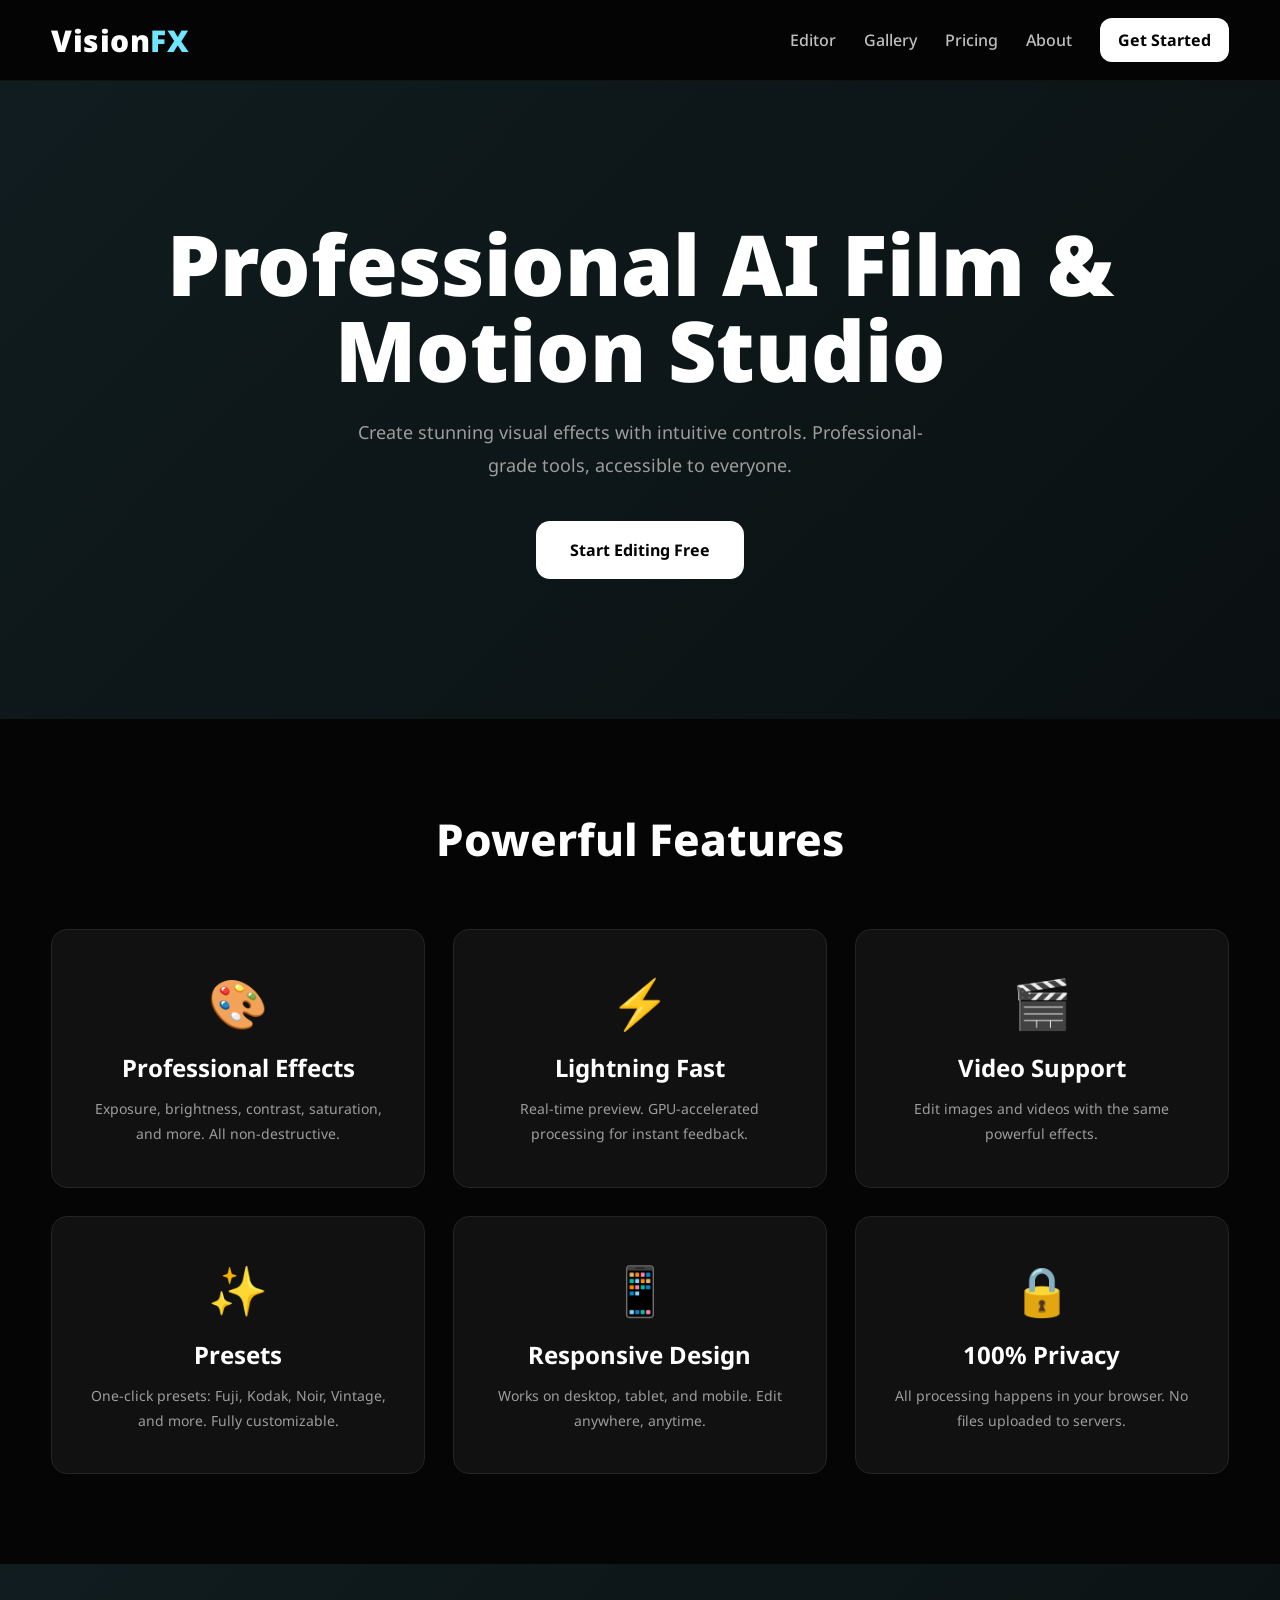
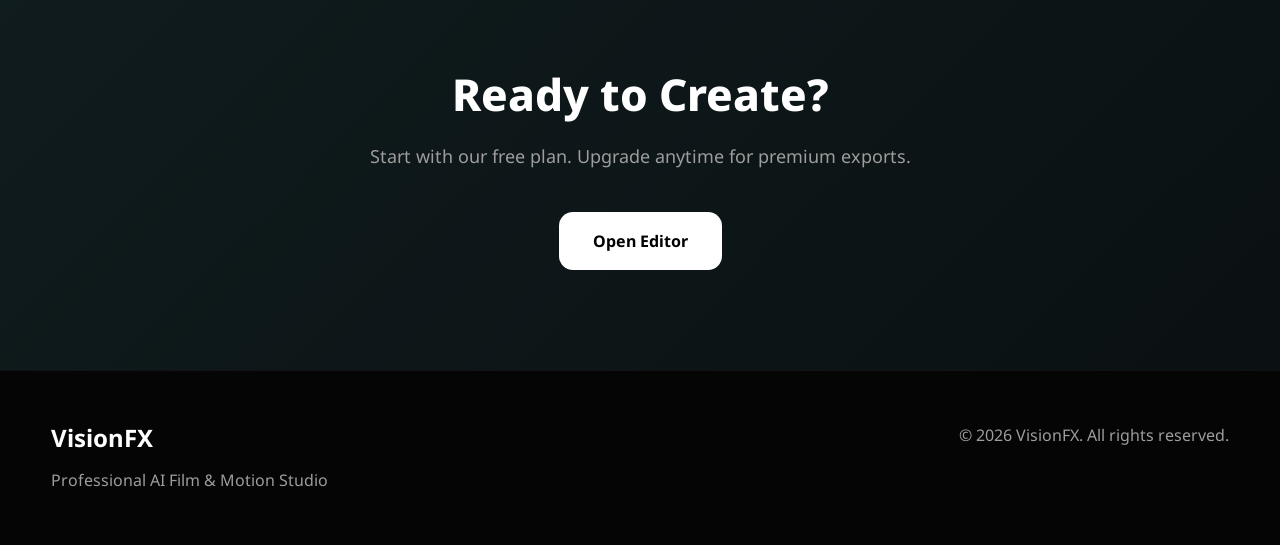
<file: index.html>
<!DOCTYPE html>
<html lang="en">
<head>
    <meta charset="UTF-8">
    <meta name="viewport" content="width=device-width, initial-scale=1.0">
    <title>VisionFX - Professional AI Film & Motion Studio</title>
    <link rel="stylesheet" href="css/main.css">
    <link rel="stylesheet" href="css/home.css">
</head>
<body>
    <header>
        <div class="container">
            <div class="logo">Vision<span>FX</span></div>
            <nav>
                <a href="editor.html">Editor</a>
                <a href="gallery.html">Gallery</a>
                <a href="pricing.html">Pricing</a>
                <a href="about.html">About</a>
                <a class="btn-small" href="editor.html">Get Started</a>
            </nav>
        </div>
    </header>

    <section class="hero">
        <div class="container">
            <h1>Professional AI Film & Motion Studio</h1>
            <p>Create stunning visual effects with intuitive controls. Professional-grade tools, accessible to everyone.</p>
            <a href="editor.html" class="primary">Start Editing Free</a>
        </div>
    </section>

    <section class="features">
        <div class="container">
            <h2>Powerful Features</h2>
            <div class="grid features-grid">
                <div class="feature-card">
                    <div class="feature-icon">🎨</div>
                    <h3>Professional Effects</h3>
                    <p>Exposure, brightness, contrast, saturation, and more. All non-destructive.</p>
                </div>
                <div class="feature-card">
                    <div class="feature-icon">⚡</div>
                    <h3>Lightning Fast</h3>
                    <p>Real-time preview. GPU-accelerated processing for instant feedback.</p>
                </div>
                <div class="feature-card">
                    <div class="feature-icon">🎬</div>
                    <h3>Video Support</h3>
                    <p>Edit images and videos with the same powerful effects.</p>
                </div>
                <div class="feature-card">
                    <div class="feature-icon">✨</div>
                    <h3>Presets</h3>
                    <p>One-click presets: Fuji, Kodak, Noir, Vintage, and more. Fully customizable.</p>
                </div>
                <div class="feature-card">
                    <div class="feature-icon">📱</div>
                    <h3>Responsive Design</h3>
                    <p>Works on desktop, tablet, and mobile. Edit anywhere, anytime.</p>
                </div>
                <div class="feature-card">
                    <div class="feature-icon">🔒</div>
                    <h3>100% Privacy</h3>
                    <p>All processing happens in your browser. No files uploaded to servers.</p>
                </div>
            </div>
        </div>
    </section>

    <section class="cta">
        <div class="container">
            <h2>Ready to Create?</h2>
            <p>Start with our free plan. Upgrade anytime for premium exports.</p>
            <a href="editor.html" class="primary">Open Editor</a>
        </div>
    </section>

    <footer>
        <div class="container footer">
            <div>
                <h3>VisionFX</h3>
                <p>Professional AI Film & Motion Studio</p>
            </div>
            <div>
                <p>&copy; 2026 VisionFX. All rights reserved.</p>
            </div>
        </div>
    </footer>
</body>
</html>
</file>
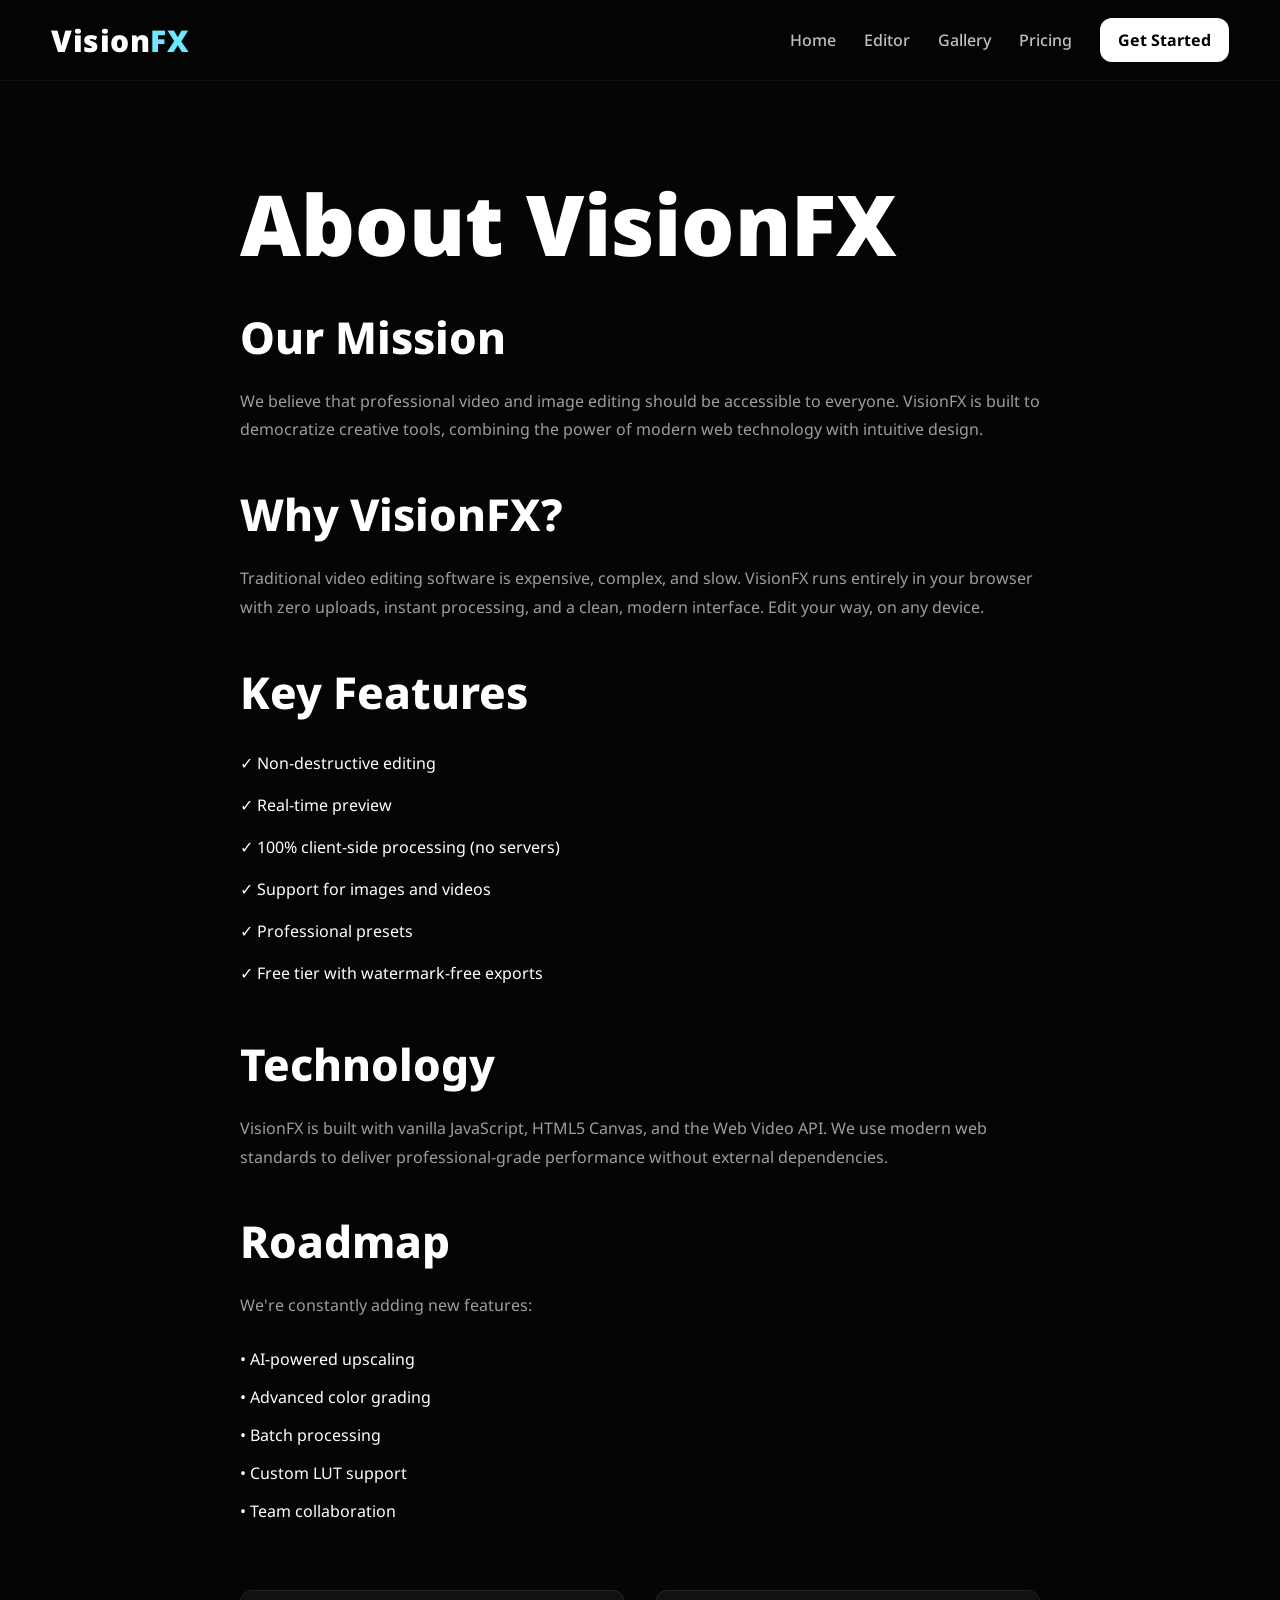
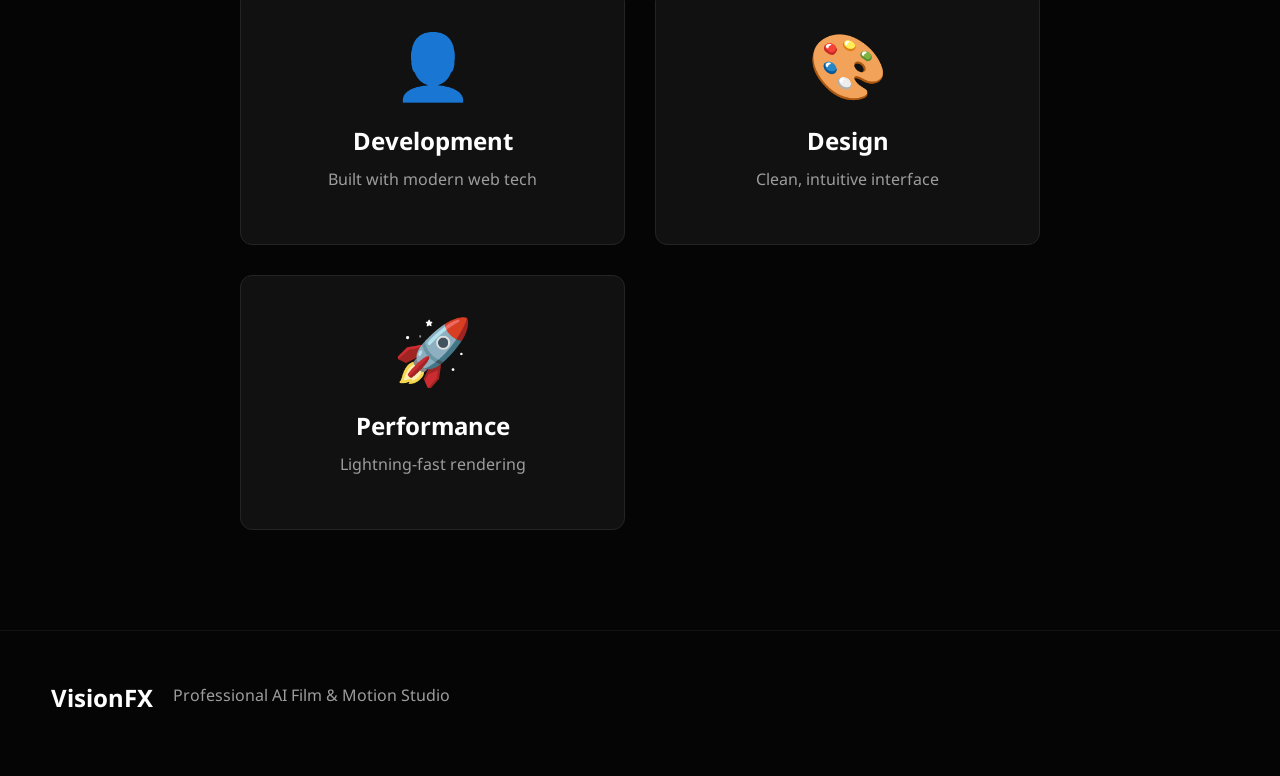
<file: about.html>
<!DOCTYPE html>
<html lang="en">
<head>
    <meta charset="UTF-8">
    <meta name="viewport" content="width=device-width, initial-scale=1.0">
    <title>About - VisionFX</title>
    <link rel="stylesheet" href="css/main.css">
    <style>
        .about-section { padding: 100px 0; }
        .about-content {
            max-width: 800px;
            margin: 0 auto;
        }
        .about-content h2 {
            margin-top: 40px;
        }
        .about-content p {
            margin-bottom: 20px;
            font-size: 16px;
        }
        .team-grid {
            display: grid;
            grid-template-columns: repeat(auto-fit, minmax(250px, 1fr));
            gap: 30px;
            margin-top: 60px;
        }
        .team-member {
            text-align: center;
            padding: 30px;
            background: var(--card);
            border-radius: 12px;
            border: 1px solid var(--border);
        }
        .team-member-avatar {
            font-size: 64px;
            margin-bottom: 16px;
        }
        .team-member h3 { margin-bottom: 8px; }
    </style>
</head>
<body>
    <header>
        <div class="container">
            <div class="logo">Vision<span>FX</span></div>
            <nav>
                <a href="index.html">Home</a>
                <a href="editor.html">Editor</a>
                <a href="gallery.html">Gallery</a>
                <a href="pricing.html">Pricing</a>
                <a class="btn-small" href="editor.html">Get Started</a>
            </nav>
        </div>
    </header>

    <section class="about-section">
        <div class="container">
            <div class="about-content">
                <h1>About VisionFX</h1>
                
                <h2>Our Mission</h2>
                <p>We believe that professional video and image editing should be accessible to everyone. VisionFX is built to democratize creative tools, combining the power of modern web technology with intuitive design.</p>

                <h2>Why VisionFX?</h2>
                <p>Traditional video editing software is expensive, complex, and slow. VisionFX runs entirely in your browser with zero uploads, instant processing, and a clean, modern interface. Edit your way, on any device.</p>

                <h2>Key Features</h2>
                <ul style="list-style: none; padding: 0;">
                    <li style="padding: 10px 0;">✓ Non-destructive editing</li>
                    <li style="padding: 10px 0;">✓ Real-time preview</li>
                    <li style="padding: 10px 0;">✓ 100% client-side processing (no servers)</li>
                    <li style="padding: 10px 0;">✓ Support for images and videos</li>
                    <li style="padding: 10px 0;">✓ Professional presets</li>
                    <li style="padding: 10px 0;">✓ Free tier with watermark-free exports</li>
                </ul>

                <h2>Technology</h2>
                <p>VisionFX is built with vanilla JavaScript, HTML5 Canvas, and the Web Video API. We use modern web standards to deliver professional-grade performance without external dependencies.</p>

                <h2>Roadmap</h2>
                <p>We're constantly adding new features:</p>
                <ul style="list-style: none; padding: 0;">
                    <li style="padding: 8px 0;">• AI-powered upscaling</li>
                    <li style="padding: 8px 0;">• Advanced color grading</li>
                    <li style="padding: 8px 0;">• Batch processing</li>
                    <li style="padding: 8px 0;">• Custom LUT support</li>
                    <li style="padding: 8px 0;">• Team collaboration</li>
                </ul>

                <div class="team-grid">
                    <div class="team-member">
                        <div class="team-member-avatar">👤</div>
                        <h3>Development</h3>
                        <p>Built with modern web tech</p>
                    </div>
                    <div class="team-member">
                        <div class="team-member-avatar">🎨</div>
                        <h3>Design</h3>
                        <p>Clean, intuitive interface</p>
                    </div>
                    <div class="team-member">
                        <div class="team-member-avatar">🚀</div>
                        <h3>Performance</h3>
                        <p>Lightning-fast rendering</p>
                    </div>
                </div>
            </div>
        </div>
    </section>

    <footer>
        <div class="container footer">
            <div>
                <h3>VisionFX</h3>
                <p>Professional AI Film & Motion Studio</p>
            </div>
        </div>
    </footer>
</body>
</html>
</file>
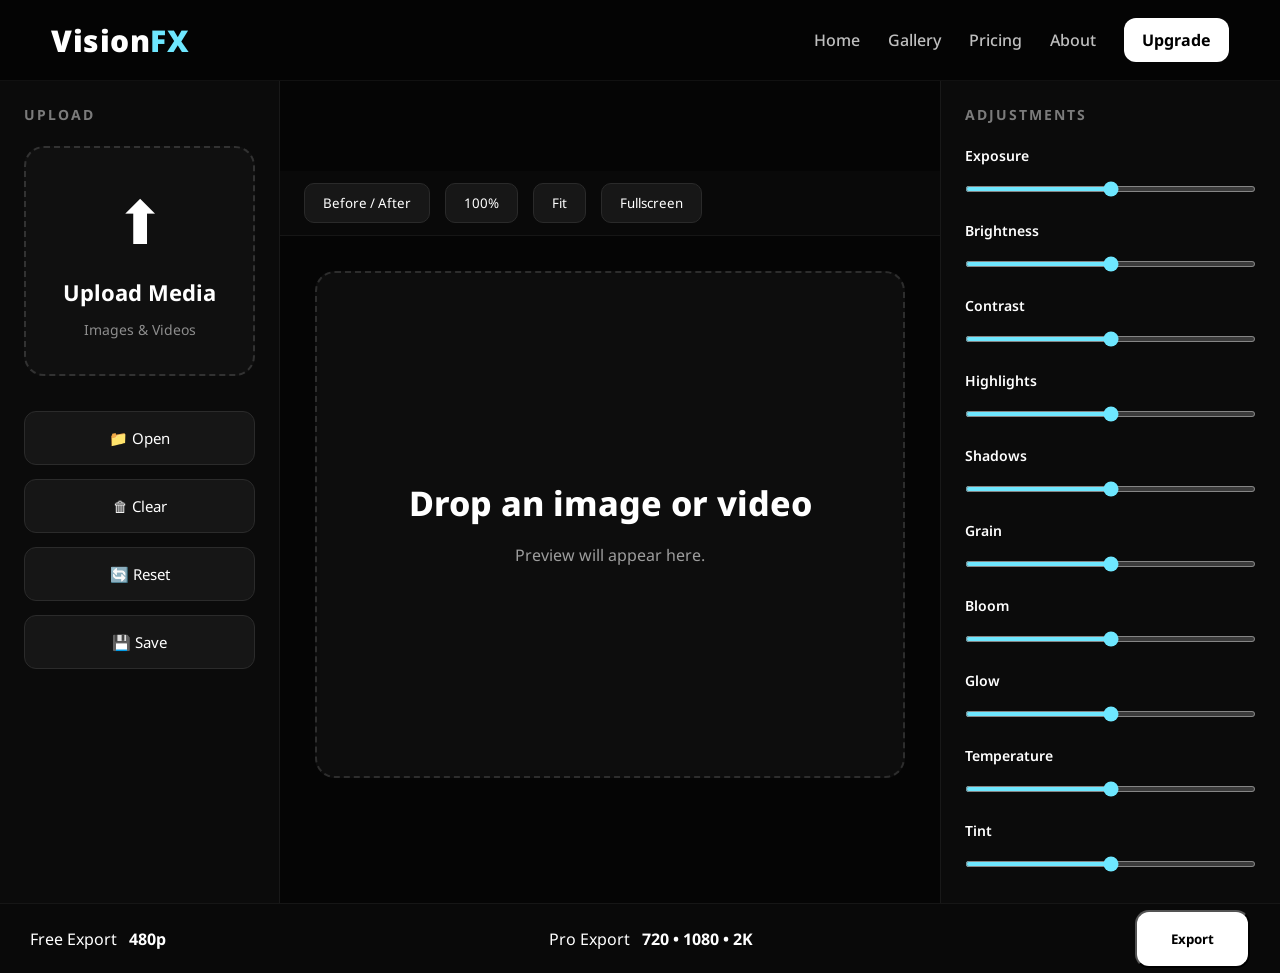
<file: editor.html>
<!DOCTYPE html>
<html lang="en">

<head>

<meta charset="UTF-8">
<meta name="viewport" content="width=device-width, initial-scale=1.0">

<title>VisionFX Editor</title>

<link rel="stylesheet" href="css/main.css">
<link rel="stylesheet" href="css/editor.css">

</head>

<body>

<header>

<div class="container">

<div class="logo">

Vision<span>FX</span>

</div>

<nav>

<a href="index.html">Home</a>
<a href="gallery.html">Gallery</a>
<a href="pricing.html">Pricing</a>
<a href="about.html">About</a>

<a class="btn-small" href="#">

Upgrade

</a>

</nav>

</div>

</header>

<main class="editor-layout">

<!-- LEFT -->

<aside class="left-panel">

<div class="panel-title">

Upload

</div>

<label class="upload-box">

<input
id="upload"
type="file"
accept="image/*,video/*"
hidden>

<div class="upload-icon">

⬆

</div>

<h3>

Upload Media

</h3>

<p>

Images & Videos

</p>

</label>

<div class="tool-group">

<button>

📁 Open

</button>

<button>

🗑 Clear

</button>

<button>

🔄 Reset

</button>

<button>

💾 Save

</button>

</div>

</aside>

<!-- CENTER -->

<section class="editor-preview">

<div class="preview-toolbar">

<button>

Before / After

</button>

<button>

100%

</button>

<button>

Fit

</button>

<button>

Fullscreen

</button>

</div>

<div id="preview">

<div class="preview-placeholder">

<h2>

Drop an image or video

</h2>

<p>

Preview will appear here.

</p>

</div>

</div>

</section>

<!-- RIGHT -->

<aside class="right-panel">

<div class="panel-title">

Adjustments

</div>

<div class="control">

<label>

Exposure

</label>

<input type="range">

</div>

<div class="control">

<label>

Brightness

</label>

<input type="range">

</div>

<div class="control">

<label>

Contrast

</label>

<input type="range">

</div>

<div class="control">

<label>

Highlights

</label>

<input type="range">

</div>

<div class="control">

<label>

Shadows

</label>

<input type="range">

</div>

<div class="control">

<label>

Grain

</label>

<input type="range">

</div>

<div class="control">

<label>

Bloom

</label>

<input type="range">

</div>

<div class="control">

<label>

Glow

</label>

<input type="range">

</div>

<div class="control">

<label>

Temperature

</label>

<input type="range">

</div>

<div class="control">

<label>

Tint

</label>

<input type="range">

</div>

<hr>

<div class="panel-title">

Presets

</div>

<div class="preset-grid">

<button>Fuji</button>
<button>Kodak</button>
<button>Noir</button>
<button>Vintage</button>
<button>TouchDesigner</button>
<button>Cyber HUD</button>
<button>VHS</button>
<button>CRT</button>

</div>

</aside>

</main>

<footer class="editor-footer">

<div>

Free Export

<b>

480p

</b>

</div>

<div>

Pro Export

<b>

720 • 1080 • 2K

</b>

</div>

<button class="primary">

Export

</button>

</footer>

<script src="js/editor.js" type="module"></script>

</body>

</html>
</file>
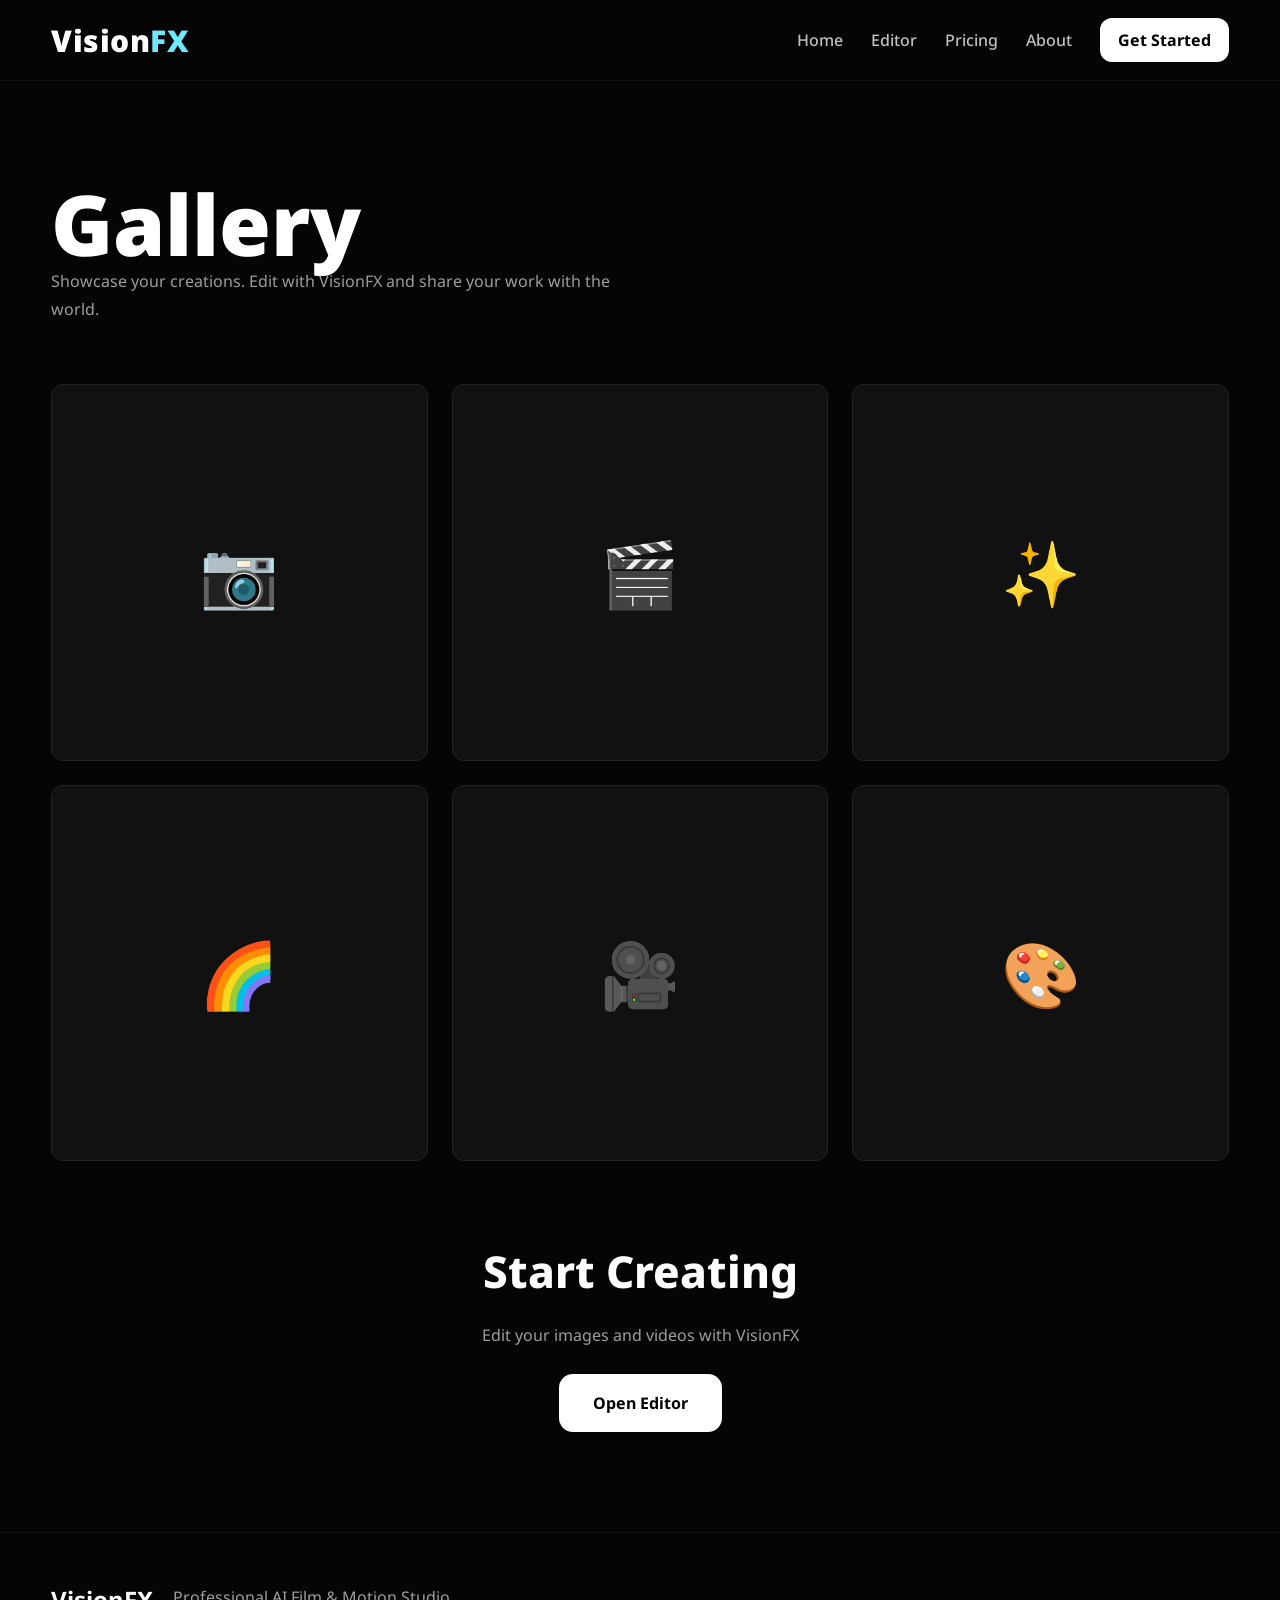
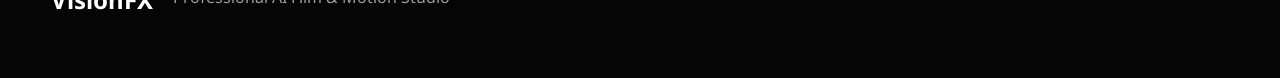
<file: gallery.html>
<!DOCTYPE html>
<html lang="en">
<head>
    <meta charset="UTF-8">
    <meta name="viewport" content="width=device-width, initial-scale=1.0">
    <title>Gallery - VisionFX</title>
    <link rel="stylesheet" href="css/main.css">
    <style>
        .gallery-section { padding: 100px 0; }
        .gallery-grid {
            display: grid;
            grid-template-columns: repeat(auto-fit, minmax(280px, 1fr));
            gap: 24px;
        }
        .gallery-item {
            aspect-ratio: 1;
            background: var(--card);
            border-radius: 12px;
            overflow: hidden;
            cursor: pointer;
            transition: 0.3s;
            border: 1px solid var(--border);
            display: flex;
            align-items: center;
            justify-content: center;
            font-size: 64px;
        }
        .gallery-item:hover {
            transform: scale(1.05);
            border-color: #6ee7ff;
        }
    </style>
</head>
<body>
    <header>
        <div class="container">
            <div class="logo">Vision<span>FX</span></div>
            <nav>
                <a href="index.html">Home</a>
                <a href="editor.html">Editor</a>
                <a href="pricing.html">Pricing</a>
                <a href="about.html">About</a>
                <a class="btn-small" href="editor.html">Get Started</a>
            </nav>
        </div>
    </header>

    <section class="gallery-section">
        <div class="container">
            <h1>Gallery</h1>
            <p style="margin-bottom: 60px; max-width: 600px;">Showcase your creations. Edit with VisionFX and share your work with the world.</p>
            
            <div class="gallery-grid">
                <div class="gallery-item">📷</div>
                <div class="gallery-item">🎬</div>
                <div class="gallery-item">✨</div>
                <div class="gallery-item">🌈</div>
                <div class="gallery-item">🎥</div>
                <div class="gallery-item">🎨</div>
            </div>

            <div style="text-align: center; margin-top: 80px;">
                <h2>Start Creating</h2>
                <p>Edit your images and videos with VisionFX</p>
                <a href="editor.html" class="primary" style="margin-top: 24px;">Open Editor</a>
            </div>
        </div>
    </section>

    <footer>
        <div class="container footer">
            <div>
                <h3>VisionFX</h3>
                <p>Professional AI Film & Motion Studio</p>
            </div>
        </div>
    </footer>
</body>
</html>
</file>
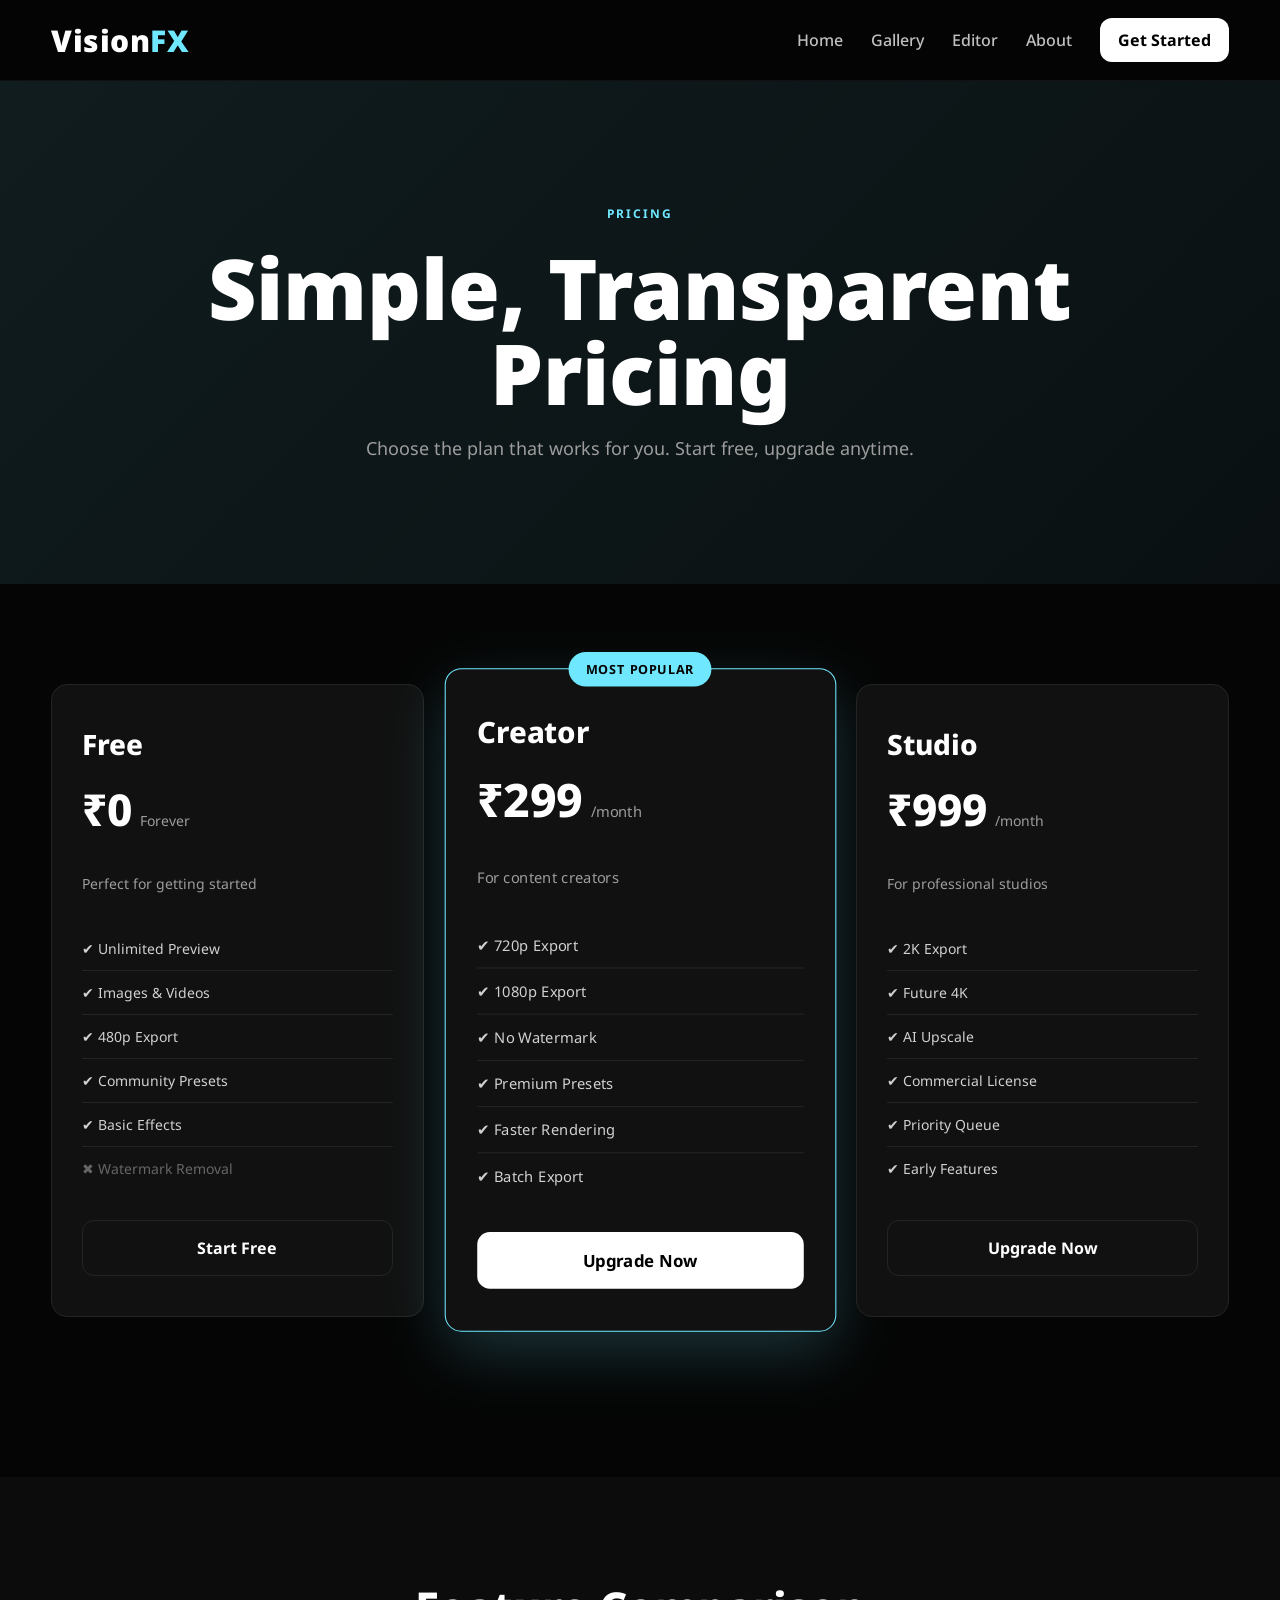
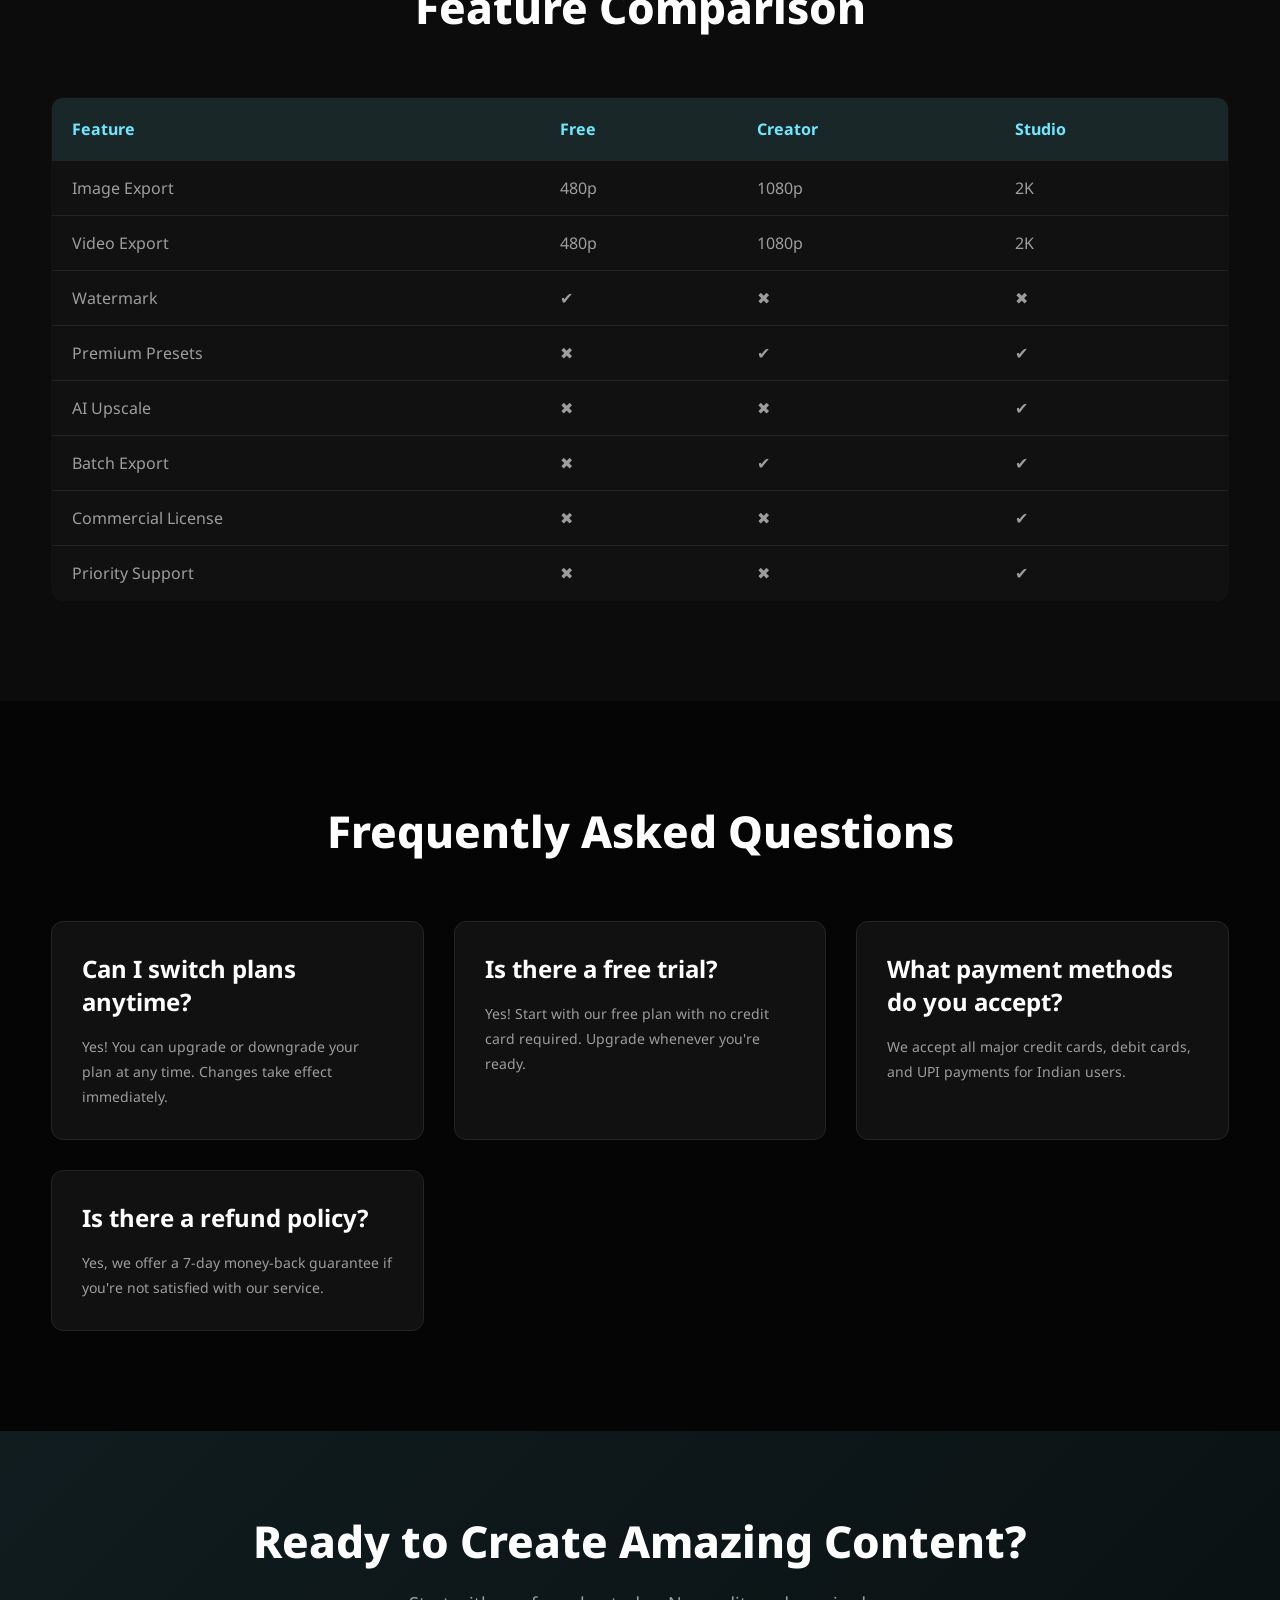
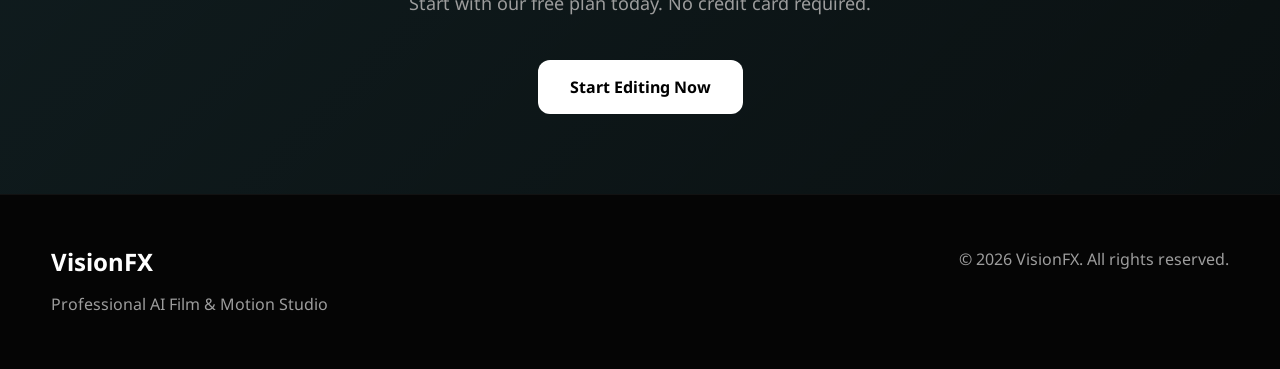
<file: pricing.html>
<!DOCTYPE html>
<html lang="en">
<head>
    <meta charset="UTF-8">
    <meta name="viewport" content="width=device-width, initial-scale=1.0">
    <title>VisionFX Pricing</title>
    <link rel="stylesheet" href="css/main.css">
    <link rel="stylesheet" href="css/pricing.css">
</head>
<body>
    <header>
        <div class="container">
            <div class="logo">Vision<span>FX</span></div>
            <nav>
                <a href="index.html">Home</a>
                <a href="gallery.html">Gallery</a>
                <a href="editor.html">Editor</a>
                <a href="about.html">About</a>
                <a class="btn-small" href="editor.html">Get Started</a>
            </nav>
        </div>
    </header>

    <section class="pricing-hero">
        <div class="container">
            <p class="tag">PRICING</p>
            <h1>Simple, Transparent Pricing</h1>
            <p>Choose the plan that works for you. Start free, upgrade anytime.</p>
        </div>
    </section>

    <section class="plans-section">
        <div class="container">
            <div class="plan-grid">
                <!-- Free Plan -->
                <div class="plan">
                    <div class="plan-header">
                        <h2>Free</h2>
                        <div class="plan-price">
                            <span class="price">₹0</span>
                            <span class="period">Forever</span>
                        </div>
                    </div>
                    <p class="plan-desc">Perfect for getting started</p>
                    <ul class="plan-features">
                        <li>✔ Unlimited Preview</li>
                        <li>✔ Images & Videos</li>
                        <li>✔ 480p Export</li>
                        <li>✔ Community Presets</li>
                        <li>✔ Basic Effects</li>
                        <li class="unavailable">✖ Watermark Removal</li>
                    </ul>
                    <a href="editor.html" class="btn btn-secondary">Start Free</a>
                </div>

                <!-- Creator Plan (Featured) -->
                <div class="plan featured">
                    <div class="badge">MOST POPULAR</div>
                    <div class="plan-header">
                        <h2>Creator</h2>
                        <div class="plan-price">
                            <span class="price">₹299</span>
                            <span class="period">/month</span>
                        </div>
                    </div>
                    <p class="plan-desc">For content creators</p>
                    <ul class="plan-features">
                        <li>✔ 720p Export</li>
                        <li>✔ 1080p Export</li>
                        <li>✔ No Watermark</li>
                        <li>✔ Premium Presets</li>
                        <li>✔ Faster Rendering</li>
                        <li>✔ Batch Export</li>
                    </ul>
                    <button class="btn btn-primary" onclick="handlePayment('creator')">Upgrade Now</button>
                </div>

                <!-- Studio Plan -->
                <div class="plan">
                    <div class="plan-header">
                        <h2>Studio</h2>
                        <div class="plan-price">
                            <span class="price">₹999</span>
                            <span class="period">/month</span>
                        </div>
                    </div>
                    <p class="plan-desc">For professional studios</p>
                    <ul class="plan-features">
                        <li>✔ 2K Export</li>
                        <li>✔ Future 4K</li>
                        <li>✔ AI Upscale</li>
                        <li>✔ Commercial License</li>
                        <li>✔ Priority Queue</li>
                        <li>✔ Early Features</li>
                    </ul>
                    <button class="btn btn-secondary" onclick="handlePayment('studio')">Upgrade Now</button>
                </div>
            </div>
        </div>
    </section>

    <section class="compare-section">
        <div class="container">
            <h2>Feature Comparison</h2>
            <div class="table-wrapper">
                <table class="compare-table">
                    <thead>
                        <tr>
                            <th>Feature</th>
                            <th>Free</th>
                            <th>Creator</th>
                            <th>Studio</th>
                        </tr>
                    </thead>
                    <tbody>
                        <tr>
                            <td>Image Export</td>
                            <td>480p</td>
                            <td>1080p</td>
                            <td>2K</td>
                        </tr>
                        <tr>
                            <td>Video Export</td>
                            <td>480p</td>
                            <td>1080p</td>
                            <td>2K</td>
                        </tr>
                        <tr>
                            <td>Watermark</td>
                            <td>✔</td>
                            <td>✖</td>
                            <td>✖</td>
                        </tr>
                        <tr>
                            <td>Premium Presets</td>
                            <td>✖</td>
                            <td>✔</td>
                            <td>✔</td>
                        </tr>
                        <tr>
                            <td>AI Upscale</td>
                            <td>✖</td>
                            <td>✖</td>
                            <td>✔</td>
                        </tr>
                        <tr>
                            <td>Batch Export</td>
                            <td>✖</td>
                            <td>✔</td>
                            <td>✔</td>
                        </tr>
                        <tr>
                            <td>Commercial License</td>
                            <td>✖</td>
                            <td>✖</td>
                            <td>✔</td>
                        </tr>
                        <tr>
                            <td>Priority Support</td>
                            <td>✖</td>
                            <td>✖</td>
                            <td>✔</td>
                        </tr>
                    </tbody>
                </table>
            </div>
        </div>
    </section>

    <section class="faq-section">
        <div class="container">
            <h2>Frequently Asked Questions</h2>
            <div class="faq-grid">
                <div class="faq-item">
                    <h3>Can I switch plans anytime?</h3>
                    <p>Yes! You can upgrade or downgrade your plan at any time. Changes take effect immediately.</p>
                </div>
                <div class="faq-item">
                    <h3>Is there a free trial?</h3>
                    <p>Yes! Start with our free plan with no credit card required. Upgrade whenever you're ready.</p>
                </div>
                <div class="faq-item">
                    <h3>What payment methods do you accept?</h3>
                    <p>We accept all major credit cards, debit cards, and UPI payments for Indian users.</p>
                </div>
                <div class="faq-item">
                    <h3>Is there a refund policy?</h3>
                    <p>Yes, we offer a 7-day money-back guarantee if you're not satisfied with our service.</p>
                </div>
            </div>
        </div>
    </section>

    <section class="cta-section">
        <div class="container">
            <h2>Ready to Create Amazing Content?</h2>
            <p>Start with our free plan today. No credit card required.</p>
            <a href="editor.html" class="btn btn-primary">Start Editing Now</a>
        </div>
    </section>

    <footer>
        <div class="container footer">
            <div>
                <h3>VisionFX</h3>
                <p>Professional AI Film & Motion Studio</p>
            </div>
            <div>
                <p>&copy; 2026 VisionFX. All rights reserved.</p>
            </div>
        </div>
    </footer>

    <script>
        function handlePayment(plan) {
            const prices = {
                creator: '₹299',
                studio: '₹999'
            };
            const planNames = {
                creator: 'Creator',
                studio: 'Studio'
            };
            alert(`Initiating payment for ${planNames[plan]} plan (${prices[plan]}/month).\n\nPayment gateway integration coming soon!`);
            // Payment gateway integration would go here (Razorpay, Stripe, etc.)
        }
    </script>
</body>
</html>
</file>
<file: css/main.css>
@import url('https://fonts.googleapis.com/css2?family=Noto+Sans:wght@300;400;500;600;700;800;900&display=swap');

:root{

--bg:#050505;
--bg2:#0c0c0c;

--card:#111111;

--border:#242424;

--text:#ffffff;

--muted:#9d9d9d;

--accent:#ffffff;

--radius:18px;

--container:1280px;

}

*{

margin:0;

padding:0;

box-sizing:border-box;

font-family:'Noto Sans',sans-serif;

}

html{

scroll-behavior:smooth;

}

body{

background:var(--bg);

color:var(--text);

overflow-x:hidden;

}

a{

text-decoration:none;

color:inherit;

}

img{

display:block;

max-width:100%;

}

button{

font-family:inherit;

cursor:pointer;

}

.container{

width:min(var(--container),92%);

margin:auto;

}

header{

position:sticky;

top:0;

z-index:1000;

backdrop-filter:blur(20px);

background:rgba(5,5,5,.7);

border-bottom:1px solid rgba(255,255,255,.05);

}

header .container{

display:flex;

justify-content:space-between;

align-items:center;

padding:18px 0;

}

.logo{

font-size:30px;

font-weight:900;

letter-spacing:.5px;

}

.logo span{

color:#6ee7ff;

}

nav{

display:flex;

align-items:center;

gap:28px;

}

nav a{

color:#bfbfbf;

font-weight:500;

transition:.25s;

}

nav a:hover{

color:white;

}

.btn-small{

background:white;

color:black;

padding:11px 18px;

border-radius:12px;

font-weight:700;

}

.primary{

display:inline-flex;

align-items:center;

justify-content:center;

padding:18px 34px;

border-radius:14px;

background:white;

color:black;

font-weight:700;

transition:.3s;

}

.primary:hover{

transform:translateY(-4px);

box-shadow:0 20px 50px rgba(255,255,255,.15);

}

.secondary{

display:inline-flex;

align-items:center;

justify-content:center;

padding:18px 34px;

border-radius:14px;

border:1px solid var(--border);

background:#111;

}

.secondary:hover{

background:#191919;

}

section{

padding:90px 0;

}

h1{

font-size:clamp(52px,7vw,84px);

line-height:1.02;

font-weight:900;

}

h2{

font-size:44px;

font-weight:800;

margin-bottom:20px;

}

h3{

font-size:24px;

margin-bottom:12px;

}

p{

line-height:1.8;

color:var(--muted);

}

.grid{

display:grid;

gap:28px;

}

footer{

border-top:1px solid rgba(255,255,255,.05);

padding:50px 0;

}

.footer{

display:flex;

justify-content:space-between;

align-items:flex-start;

gap:40px;

}

.footer div:last-child{

display:flex;

gap:20px;

flex-wrap:wrap;

}

.footer a{

color:#999;

}

.footer a:hover{

color:white;

}

@media(max-width:1000px){

nav{

display:none;

}

.footer{

flex-direction:column;

}

}

@media(max-width:700px){

section{

padding:70px 0;

}

h2{

font-size:34px;

}

}
</file>
<file: css/home.css>
.hero {
    padding: 140px 0;
    text-align: center;
    background: linear-gradient(135deg, rgba(110, 231, 255, 0.1) 0%, rgba(110, 231, 255, 0.05) 100%);
}

.hero h1 {
    margin-bottom: 24px;
}

.hero p {
    font-size: 18px;
    margin-bottom: 40px;
    max-width: 600px;
    margin-left: auto;
    margin-right: auto;
}

.features {
    background: var(--bg);
}

.features h2 {
    text-align: center;
    margin-bottom: 60px;
}

.features-grid {
    grid-template-columns: repeat(auto-fit, minmax(300px, 1fr));
}

.feature-card {
    padding: 40px 30px;
    background: var(--card);
    border: 1px solid var(--border);
    border-radius: 16px;
    text-align: center;
    transition: 0.3s;
}

.feature-card:hover {
    transform: translateY(-8px);
    border-color: #6ee7ff;
    background: rgba(110, 231, 255, 0.05);
}

.feature-icon {
    font-size: 48px;
    margin-bottom: 16px;
    display: block;
}

.feature-card h3 {
    margin-bottom: 12px;
}

.feature-card p {
    font-size: 14px;
}

.cta {
    padding: 100px 0;
    text-align: center;
    background: linear-gradient(135deg, rgba(110, 231, 255, 0.1) 0%, rgba(110, 231, 255, 0.05) 100%);
}

.cta h2 {
    margin-bottom: 16px;
}

.cta p {
    font-size: 18px;
    margin-bottom: 40px;
}

@media (max-width: 700px) {
    .hero {
        padding: 100px 0;
    }

    .features-grid {
        grid-template-columns: 1fr;
    }

    .feature-card {
        padding: 30px 20px;
    }
}
</file>
<file: css/editor.css>
.editor-layout{

display:grid;

grid-template-columns:280px 1fr 340px;

height:calc(100vh - 78px);

}

.left-panel{

background:#0b0b0b;

border-right:1px solid rgba(255,255,255,.06);

padding:24px;

overflow-y:auto;

}

.right-panel{

background:#0b0b0b;

border-left:1px solid rgba(255,255,255,.06);

padding:24px;

overflow-y:auto;

}

.panel-title{

font-size:14px;

font-weight:700;

letter-spacing:2px;

text-transform:uppercase;

color:#7b7b7b;

margin-bottom:22px;

}

.upload-box{

display:flex;

flex-direction:column;

justify-content:center;

align-items:center;

height:230px;

border:2px dashed #323232;

border-radius:20px;

cursor:pointer;

transition:.3s;

background:#101010;

}

.upload-box:hover{

border-color:#6ee7ff;

background:#141414;

transform:translateY(-3px);

}

.upload-icon{

font-size:60px;

margin-bottom:15px;

}

.upload-box h3{

margin:0;

font-size:22px;

}

.upload-box p{

margin-top:10px;

font-size:14px;

color:#8d8d8d;

}

.tool-group{

margin-top:35px;

display:flex;

flex-direction:column;

gap:14px;

}

.tool-group button{

padding:16px;

border-radius:12px;

background:#161616;

border:1px solid #2b2b2b;

color:white;

font-size:15px;

transition:.25s;

}

.tool-group button:hover{

background:#202020;

border-color:#5d5d5d;

}

.editor-preview{

display:flex;

flex-direction:column;

background:#050505;

}

.preview-toolbar{

height:65px;

display:flex;

align-items:center;

gap:15px;

padding:0 24px;

border-bottom:1px solid rgba(255,255,255,.05);

background:#090909;

}

.preview-toolbar button{

padding:10px 18px;

background:#171717;

border:1px solid #2a2a2a;

color:white;

border-radius:10px;

transition:.25s;

}

.preview-toolbar button:hover{

background:#222;

}

#preview{

flex:1;

display:flex;

align-items:center;

justify-content:center;

padding:35px;

overflow:hidden;

position:relative;

}

#preview canvas{

max-width:calc(100% - 70px);

max-height:calc(100% - 70px);

width:auto;

height:auto;

border-radius:16px;

box-shadow:0 20px 80px rgba(0,0,0,.45);

}

.preview-placeholder{

width:100%;

height:100%;

border:2px dashed #2d2d2d;

border-radius:20px;

display:flex;

flex-direction:column;

justify-content:center;

align-items:center;

background:#0d0d0d;

}

.preview-placeholder h2{

margin-bottom:15px;

font-size:34px;

}

.preview-placeholder p{

font-size:16px;

}

#preview img{

max-width:calc(100% - 70px);

max-height:calc(100% - 70px);

border-radius:16px;

box-shadow:0 20px 80px rgba(0,0,0,.45);

}

#preview video{

max-width:calc(100% - 70px);

max-height:calc(100% - 70px);

border-radius:16px;

}

.control{

margin-bottom:24px;

}

.control label{

display:flex;

justify-content:space-between;

margin-bottom:10px;

font-size:14px;

font-weight:600;

}

.control input{

width:100%;

accent-color:#6ee7ff;

}

.control input[type=range]{

height:6px;

}

hr{

margin:35px 0;

border:none;

height:1px;

background:#252525;

}

.preset-grid{

display:grid;

grid-template-columns:repeat(2,1fr);

gap:12px;

}

.preset-grid button{

padding:14px;

border-radius:12px;

background:#161616;

border:1px solid #2b2b2b;

color:white;

transition:.25s;

}

.preset-grid button:hover{

background:#212121;

border-color:#6ee7ff;

}

.editor-footer{

height:70px;

display:flex;

justify-content:space-between;

align-items:center;

padding:0 30px;

background:#090909;

border-top:1px solid rgba(255,255,255,.05);

}

.editor-footer b{

color:white;

margin-left:8px;

}

@media(max-width:1200px){

.editor-layout{

grid-template-columns:240px 1fr 300px;

}

}

@media(max-width:950px){

.editor-layout{

grid-template-columns:1fr;

grid-template-rows:auto auto auto;

height:auto;

}

.left-panel{

border-right:none;

border-bottom:1px solid #222;

}

.right-panel{

border-left:none;

border-top:1px solid #222;

}

.preview-toolbar{

overflow-x:auto;

}

.editor-footer{

flex-wrap:wrap;

gap:10px;

padding:15px;

height:auto;

}

}
</file>
<file: css/pricing.css>
.pricing-hero {
    text-align: center;
    padding: 120px 0;
    background: linear-gradient(135deg, rgba(110, 231, 255, 0.1) 0%, rgba(110, 231, 255, 0.05) 100%);
}

.pricing-hero .tag {
    display: inline-block;
    font-size: 12px;
    font-weight: 700;
    letter-spacing: 2px;
    text-transform: uppercase;
    color: #6ee7ff;
    margin-bottom: 20px;
}

.pricing-hero h1 {
    margin-bottom: 16px;
}

.pricing-hero p {
    font-size: 18px;
    margin: 0 auto;
    max-width: 600px;
}

.plans-section {
    padding: 100px 0;
    background: var(--bg);
}

.plan-grid {
    display: grid;
    grid-template-columns: repeat(auto-fit, minmax(320px, 1fr));
    gap: 30px;
    margin-bottom: 60px;
}

.plan {
    position: relative;
    padding: 40px 30px;
    background: var(--card);
    border: 1px solid var(--border);
    border-radius: 16px;
    display: flex;
    flex-direction: column;
    transition: 0.3s;
}

.plan:hover {
    border-color: #6ee7ff;
    transform: translateY(-8px);
}

.plan.featured {
    border-color: #6ee7ff;
    transform: scale(1.05);
    box-shadow: 0 20px 60px rgba(110, 231, 255, 0.2);
}

.plan.featured:hover {
    transform: scale(1.05) translateY(-8px);
}

.badge {
    position: absolute;
    top: 0;
    left: 50%;
    transform: translateX(-50%) translateY(-50%);
    background: #6ee7ff;
    color: #050505;
    padding: 8px 16px;
    border-radius: 20px;
    font-size: 12px;
    font-weight: 700;
    letter-spacing: 1px;
}

.plan-header {
    margin-bottom: 20px;
}

.plan h2 {
    font-size: 28px;
    margin-bottom: 16px;
}

.plan-price {
    display: flex;
    align-items: baseline;
    gap: 8px;
    margin-bottom: 12px;
}

.price {
    font-size: 44px;
    font-weight: 800;
    color: #ffffff;
}

.period {
    color: var(--muted);
    font-size: 14px;
}

.plan-desc {
    font-size: 14px;
    margin-bottom: 30px;
    color: var(--muted);
}

.plan-features {
    list-style: none;
    margin-bottom: 30px;
    flex: 1;
}

.plan-features li {
    padding: 12px 0;
    font-size: 14px;
    border-bottom: 1px solid var(--border);
    color: #d1d1d1;
}

.plan-features li:last-child {
    border-bottom: none;
}

.plan-features li.unavailable {
    color: #666;
}

.btn {
    display: inline-flex;
    align-items: center;
    justify-content: center;
    padding: 16px 32px;
    border-radius: 12px;
    border: none;
    font-size: 16px;
    font-weight: 700;
    cursor: pointer;
    transition: 0.3s;
    text-decoration: none;
}

.btn-primary {
    background: white;
    color: black;
}

.btn-primary:hover {
    transform: translateY(-2px);
    box-shadow: 0 10px 30px rgba(255, 255, 255, 0.2);
}

.btn-secondary {
    background: transparent;
    color: white;
    border: 1px solid var(--border);
}

.btn-secondary:hover {
    background: var(--border);
    border-color: var(--border);
}

.compare-section {
    padding: 100px 0;
    background: var(--bg2);
}

.compare-section h2 {
    text-align: center;
    margin-bottom: 60px;
}

.table-wrapper {
    overflow-x: auto;
}

.compare-table {
    width: 100%;
    border-collapse: collapse;
    background: var(--card);
    border-radius: 12px;
    overflow: hidden;
    border: 1px solid var(--border);
}

.compare-table thead {
    background: rgba(110, 231, 255, 0.1);
    border-bottom: 1px solid var(--border);
}

.compare-table th {
    padding: 20px;
    text-align: left;
    font-weight: 700;
    color: #6ee7ff;
}

.compare-table td {
    padding: 16px 20px;
    border-bottom: 1px solid var(--border);
    color: var(--muted);
    text-align: left;
}

.compare-table tbody tr:hover {
    background: rgba(110, 231, 255, 0.05);
}

.compare-table tbody tr:last-child td {
    border-bottom: none;
}

.faq-section {
    padding: 100px 0;
}

.faq-section h2 {
    text-align: center;
    margin-bottom: 60px;
}

.faq-grid {
    display: grid;
    grid-template-columns: repeat(auto-fit, minmax(280px, 1fr));
    gap: 30px;
}

.faq-item {
    padding: 30px;
    background: var(--card);
    border: 1px solid var(--border);
    border-radius: 12px;
}

.faq-item h3 {
    margin-bottom: 16px;
    color: #ffffff;
}

.faq-item p {
    font-size: 14px;
}

.cta-section {
    padding: 80px 0;
    text-align: center;
    background: linear-gradient(135deg, rgba(110, 231, 255, 0.1) 0%, rgba(110, 231, 255, 0.05) 100%);
}

.cta-section h2 {
    margin-bottom: 16px;
}

.cta-section p {
    font-size: 18px;
    margin-bottom: 40px;
}

@media (max-width: 900px) {
    .plan.featured {
        transform: scale(1);
    }
    
    .plan.featured:hover {
        transform: translateY(-8px);
    }
    
    .plan-grid {
        gap: 20px;
    }
}

@media (max-width: 700px) {
    .pricing-hero {
        padding: 80px 0;
    }
    
    .plans-section {
        padding: 60px 0;
    }
    
    .plan-grid {
        grid-template-columns: 1fr;
    }
    
    .badge {
        top: -15px;
    }
    
    .compare-section {
        padding: 60px 0;
    }
    
    .faq-section {
        padding: 60px 0;
    }
    
    .compare-table {
        font-size: 14px;
    }
    
    .compare-table th,
    .compare-table td {
        padding: 12px;
    }
}
</file>
